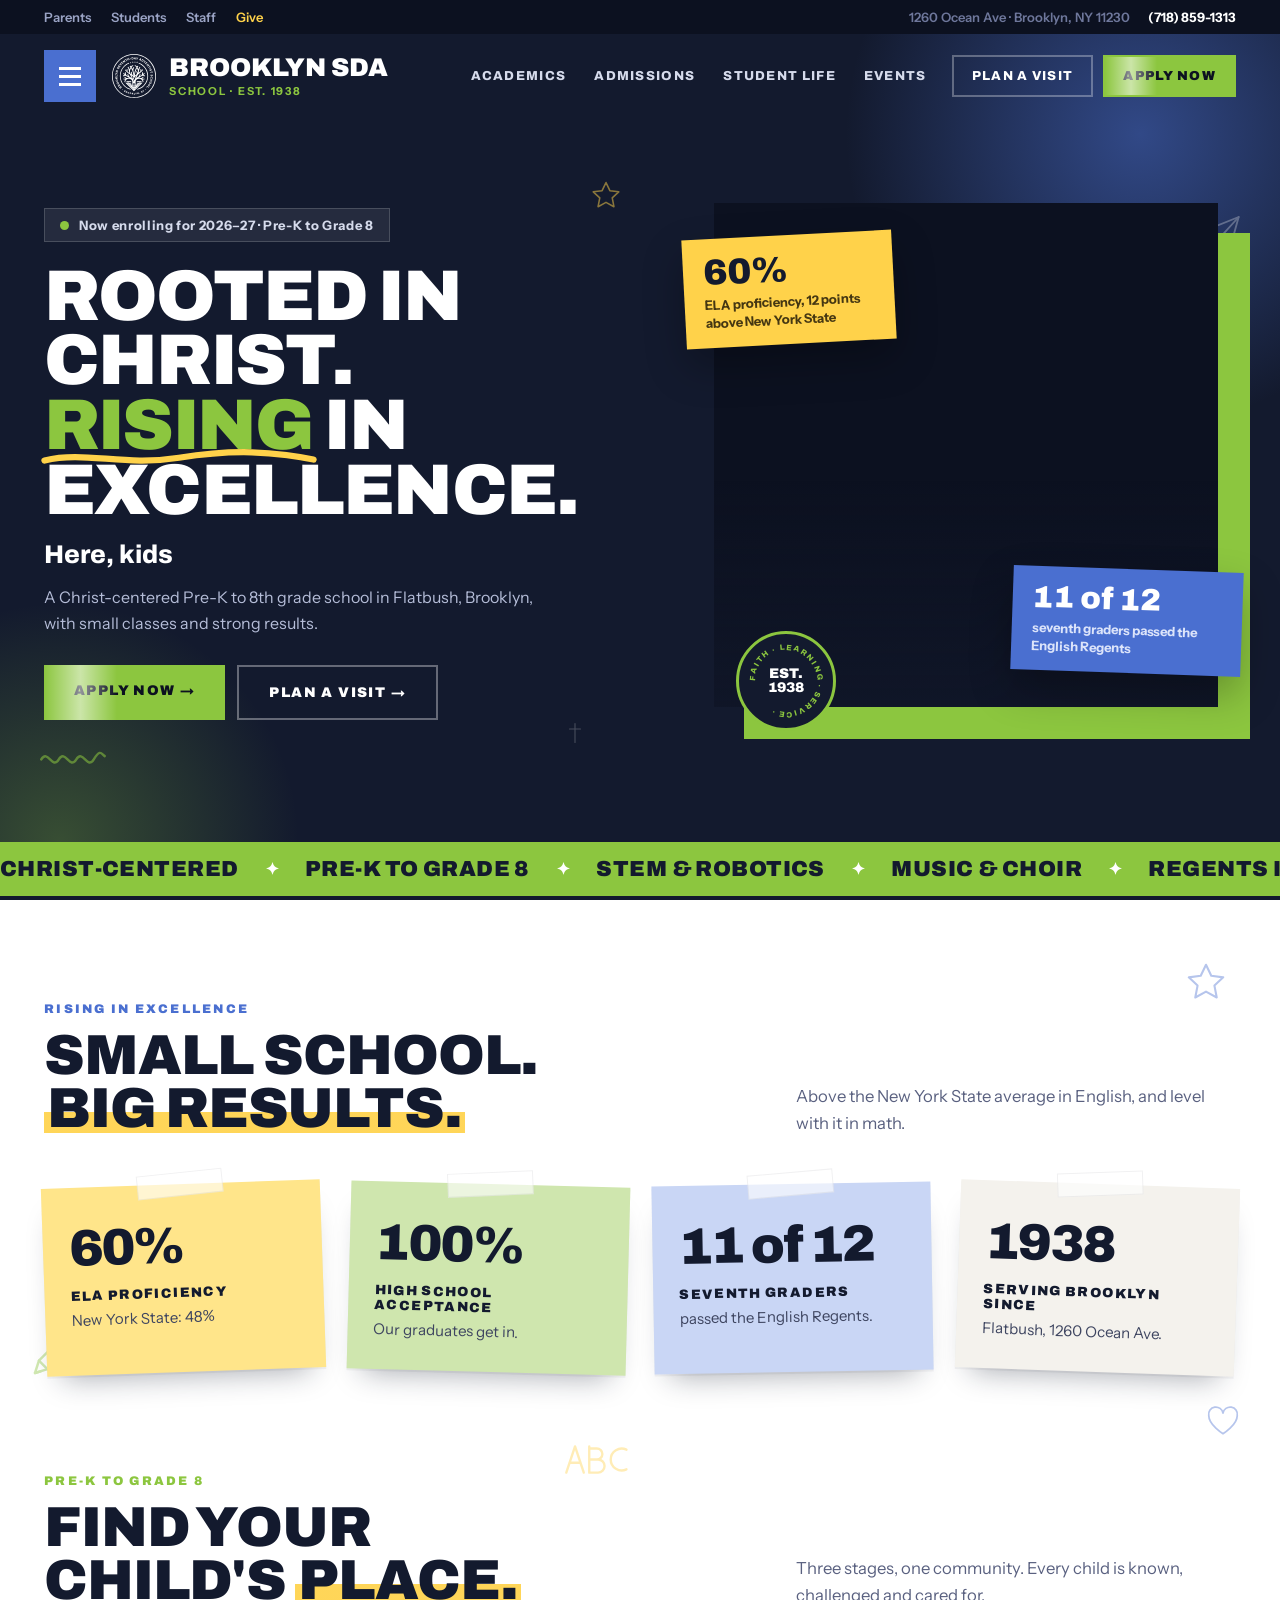
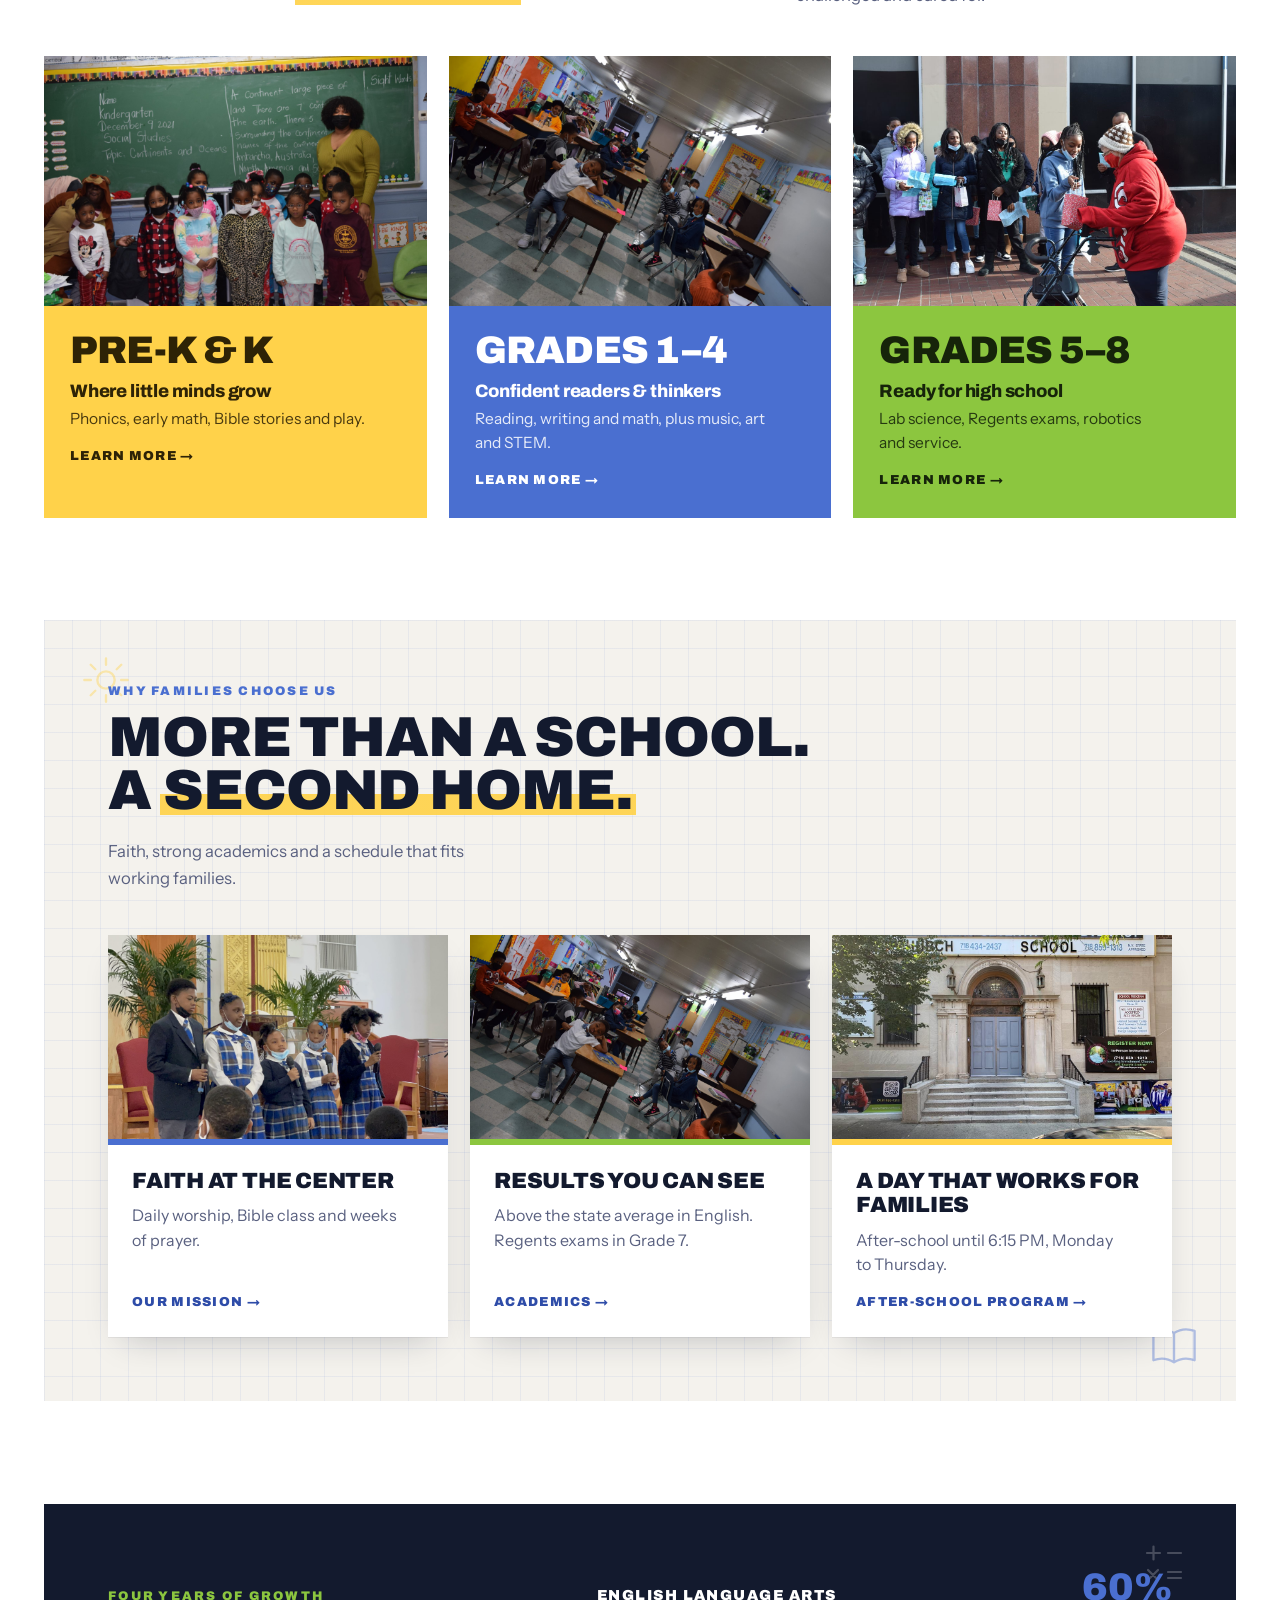
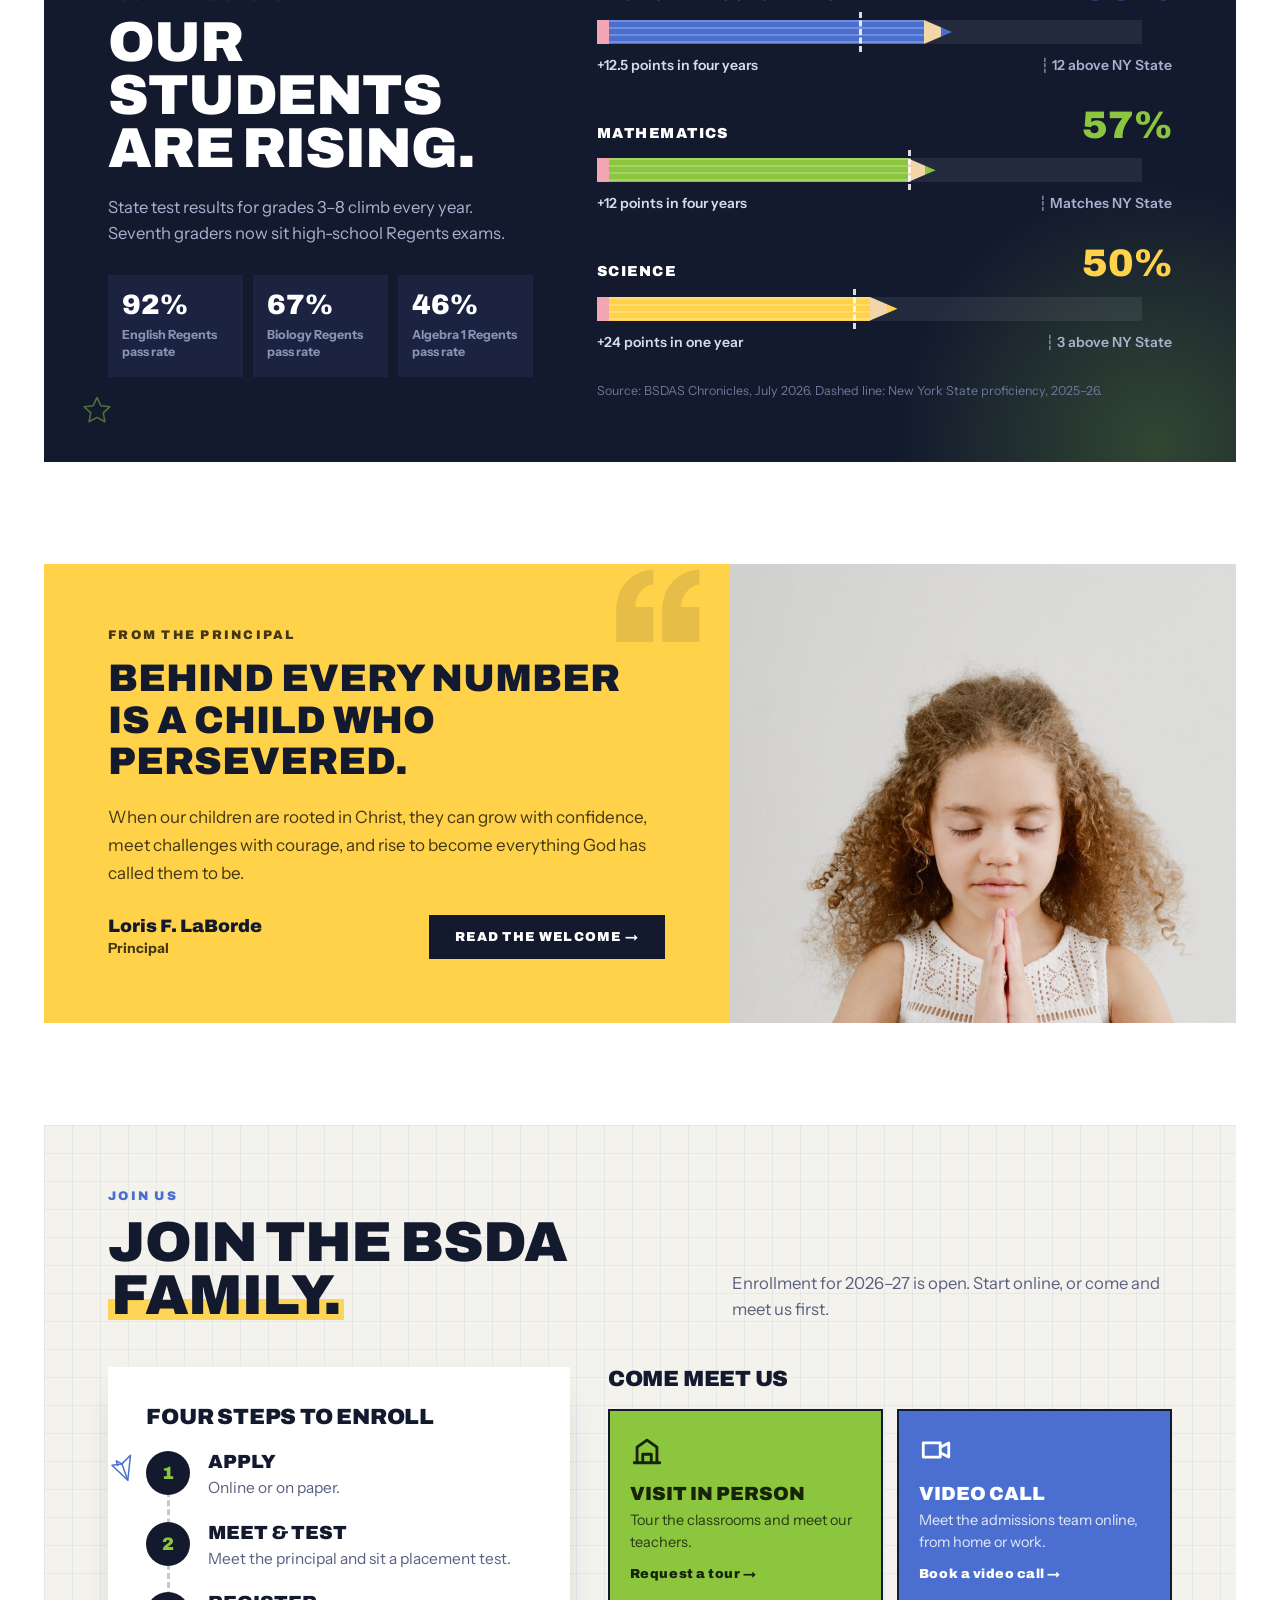
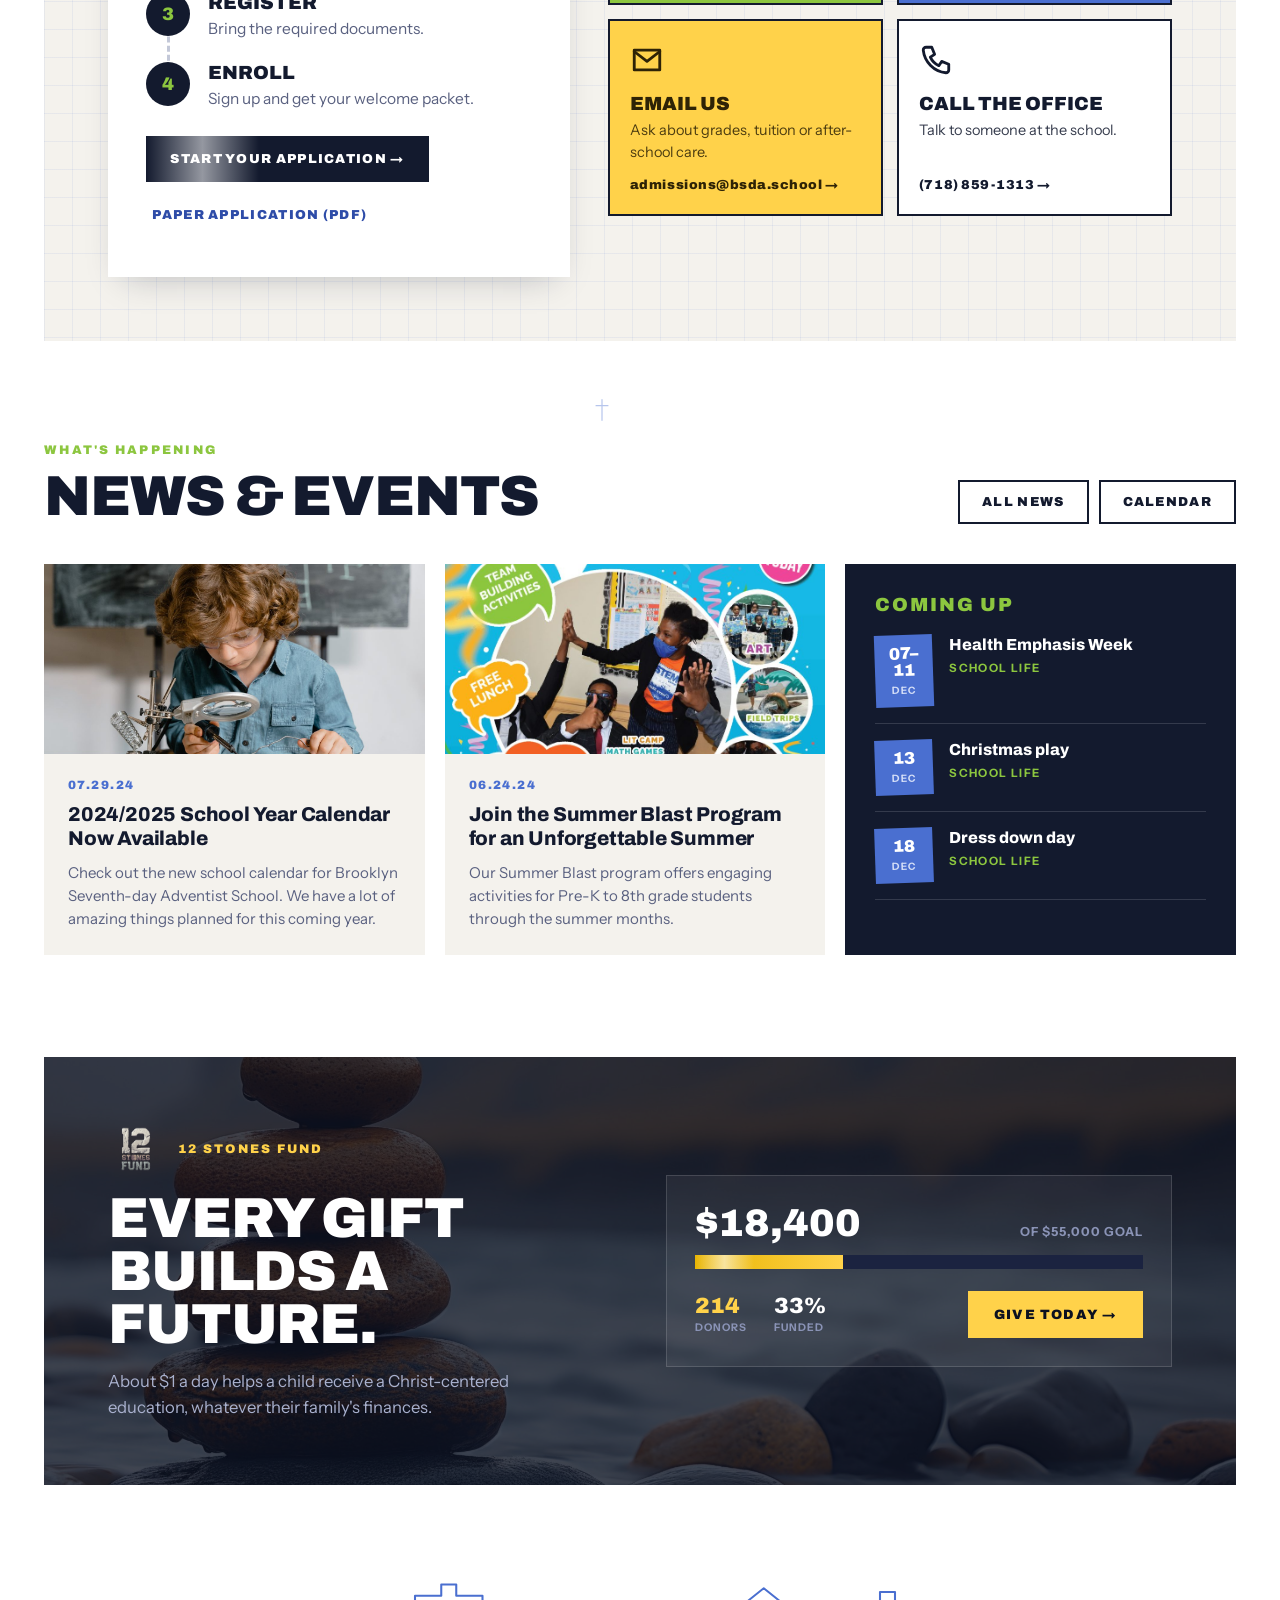
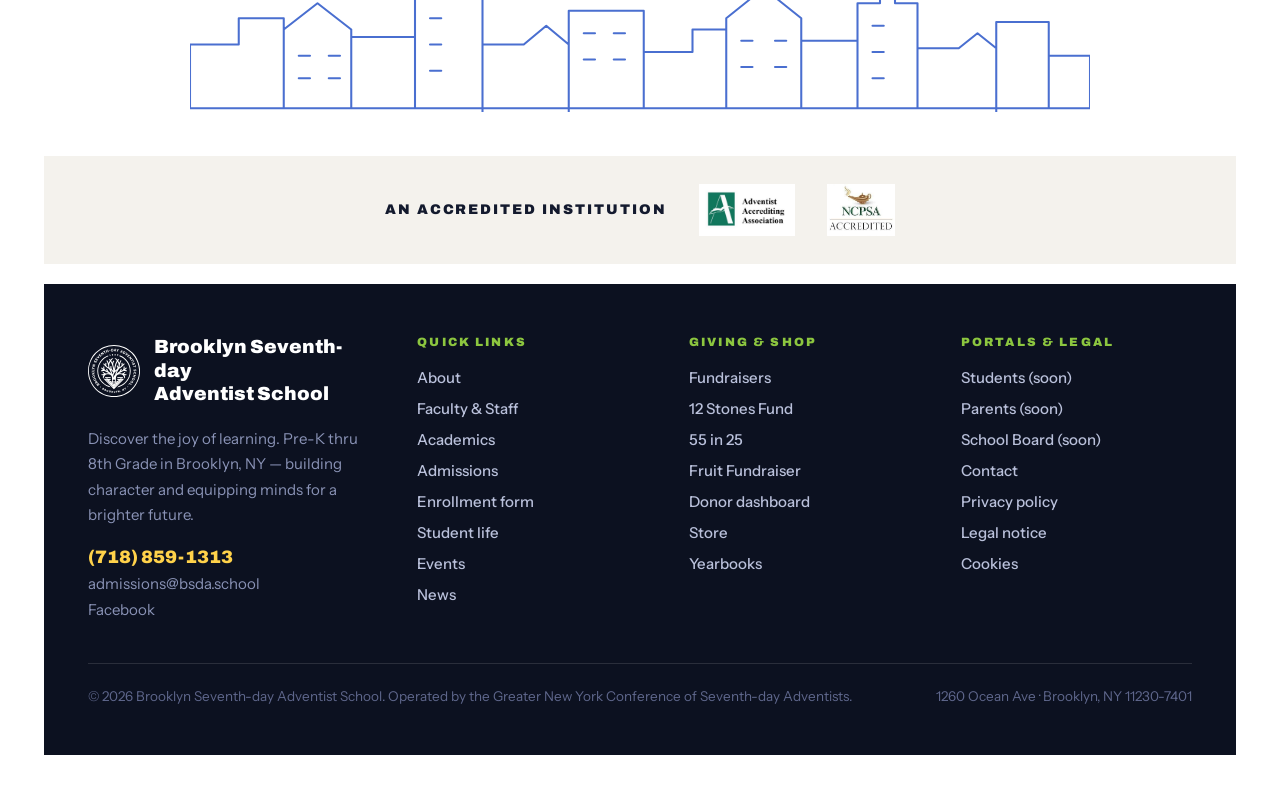
<file: site/index.html>
<!DOCTYPE html>
<html lang="en">
<head>
<meta charset="utf-8">
<meta name="viewport" content="width=device-width, initial-scale=1">
<title>Brooklyn Seventh-day Adventist School</title>
<meta name="description" content="Brooklyn SDA School — Pre-K through 8th grade at 1260 Ocean Ave, Brooklyn, NY. Building characters for Christ.">
<link rel="icon" href="assets/logo-badge-blue.jpg">
<link rel="preconnect" href="https://fonts.googleapis.com">
<link rel="preconnect" href="https://fonts.gstatic.com" crossorigin>
<link href="https://fonts.googleapis.com/css2?family=Archivo:wght@400;500;600;700;800;900&family=Instrument+Sans:ital,wght@0,400;0,500;0,600;0,700;1,400&display=swap" rel="stylesheet">
<link rel="stylesheet" href="styles.css">
</head>
<body>

<!-- Intro screen: shown once per visit, skipped for reduced motion. Lives outside #app so re-renders never touch it. -->
<div id="loader" aria-hidden="true">
  <div class="ld-layer ld-y"></div>
  <div class="ld-layer ld-g"></div>
  <div class="ld-layer ld-b"></div>
  <div class="ld-layer ld-n">
    <img class="ld-crest" src="assets/logo-white.svg" alt="" />
    <div class="ld-word">BROOKLYN SDA</div>
    <svg class="ld-scribble" viewBox="0 0 300 24"><path d="M6 15 C 50 4, 90 22, 150 12 S 250 5, 294 14"/></svg>
    <div class="ld-pencils">
      <svg viewBox="0 0 220 24"><rect x="14" y="2" width="154" height="20" fill="#4A6FD0"/><rect x="0" y="2" width="14" height="20" fill="#F2A6B3"/><path d="M168 2 206 12 168 22z" fill="#F2D6A8"/><path d="M195 9.1 206 12 195 14.9z" fill="#4A6FD0"/></svg>
      <svg viewBox="0 0 220 24"><rect x="14" y="2" width="154" height="20" fill="#8CC63F"/><rect x="0" y="2" width="14" height="20" fill="#F2A6B3"/><path d="M168 2 206 12 168 22z" fill="#F2D6A8"/><path d="M195 9.1 206 12 195 14.9z" fill="#8CC63F"/></svg>
      <svg viewBox="0 0 220 24"><rect x="14" y="2" width="154" height="20" fill="#FFD24A"/><rect x="0" y="2" width="14" height="20" fill="#F2A6B3"/><path d="M168 2 206 12 168 22z" fill="#F2D6A8"/><path d="M195 9.1 206 12 195 14.9z" fill="#FFD24A"/></svg>
      <svg viewBox="0 0 220 24"><rect x="14" y="2" width="154" height="20" fill="#ffffff"/><rect x="0" y="2" width="14" height="20" fill="#F2A6B3"/><path d="M168 2 206 12 168 22z" fill="#F2D6A8"/><path d="M195 9.1 206 12 195 14.9z" fill="#131A2E"/></svg>
    </div>
  </div>
</div>
<script>
  (function () {
    var root = document.documentElement, loader = document.getElementById('loader'), skip = false;
    try { skip = sessionStorage.getItem('bsda-intro') === '1'; } catch (e) {}
    if (window.matchMedia && matchMedia('(prefers-reduced-motion: reduce)').matches) skip = true;
    if (skip) { loader.parentNode.removeChild(loader); return; }
    try { sessionStorage.setItem('bsda-intro', '1'); } catch (e) {}
    root.classList.add('intro');
    setTimeout(function () { if (loader.parentNode) loader.parentNode.removeChild(loader); root.classList.remove('intro'); }, 2400);
  })();
</script>

<!-- Doodle kit: hand-drawn line art used as quiet background decoration (<use href="#d-star"/>, etc.). -->
<svg width="0" height="0" style="position:absolute" aria-hidden="true">
  <defs>
    <symbol id="d-star" viewBox="0 0 48 48"><path d="M24 5l5.5 11.5 12.5 1.6-9.2 8.6 2.4 12.4L24 33l-11.2 6.1 2.4-12.4L6 18.1l12.5-1.6z"/></symbol>
    <symbol id="d-pencil" viewBox="0 0 48 48"><path d="M8 40l3.5-11L33 7.5l7.5 7.5L19 36.5z"/><path d="M11.5 29l7.5 7.5M28.5 12l7.5 7.5M8 40l5-1.5"/></symbol>
    <symbol id="d-plane" viewBox="0 0 48 48"><path d="M4 22L44 6 34 42 24 28z"/><path d="M24 28L44 6M24 28v11l6-6"/></symbol>
    <symbol id="d-book" viewBox="0 0 48 48"><path d="M5 11c7-2.5 13-2 19 2v27c-6-4-12-4.5-19-2zM43 11c-7-2.5-13-2-19 2v27c6-4 12-4.5 19-2z"/></symbol>
    <symbol id="d-cross" viewBox="0 0 48 48"><path d="M24 5v38M13 16h22"/></symbol>
    <symbol id="d-squiggle" viewBox="0 0 64 24"><path d="M3 15c6-10 10 10 16 0s10 10 16 0 10 10 16 0 7-5 10-3"/></symbol>
    <symbol id="d-heart" viewBox="0 0 48 48"><path d="M24 40S6 29 6 17a9 9 0 0 1 18-3 9 9 0 0 1 18 3c0 12-18 23-18 23z"/></symbol>
    <symbol id="d-math" viewBox="0 0 48 48"><path d="M7 13h13M13.5 6.5v13M28 13h13M8 30l10 10M18 30L8 40M28 32h13M28 38h13"/></symbol>
    <symbol id="d-sun" viewBox="0 0 48 48"><circle cx="24" cy="24" r="8"/><path d="M24 4v6M24 38v6M4 24h6M38 24h6M9.9 9.9l4.2 4.2M33.9 33.9l4.2 4.2M9.9 38.1l4.2-4.2M33.9 14.1l4.2-4.2"/></symbol>
    <symbol id="d-abc" viewBox="0 0 64 32"><path d="M3 28L11 4l8 24M6 19h10M24 4v24h8a6 6 0 0 0 0-12h-8 7a5 5 0 0 0 0-10h-7M58 7a10 10 0 1 0 0 18"/></symbol>
    <symbol id="d-skyline" viewBox="0 0 480 80"><path d="M0 78V44h26V30h24v48M50 78V36l18-14 18 14v42M86 78V40h34v38M120 78V18h14v-6h8v6h14v66M156 78V44h22l12-10 12 10v44M202 78V26h40v52M242 78V48h26V36h18v42M286 78V30l20-16 20 16v48M326 78V42h30v36M356 78V22h12v-6h8v6h12v56M388 78V46h22l10-8 10 8v40M430 78V32h28v46M458 78V50h22v28M0 78h480"/><path d="M58 50h6M74 50h6M58 62h6M74 62h6M210 38h6M226 38h6M210 52h6M226 52h6M294 42h6M312 42h6M294 56h6M312 56h6M128 30h6M128 44h6M128 58h6M364 34h6M364 48h6M364 62h6"/></symbol>
  </defs>
</svg>

<div id="app"></div>
<script>
  // Donation counter values (shown in the hero HUD and on the Give page).
  window.BSDA_CONFIG = { raised: 18400, goal: 55000, donors: 214 };
</script>
<script src="view.js"></script>
<script src="app.js"></script>
</body>
</html>
</file>
<file: site/styles.css>
*, *::before, *::after { box-sizing: border-box; }
  html { scroll-behavior: smooth; }
  body { margin: 0; background: #FFFFFF; color: #131A2E; font-family: "Instrument Sans", system-ui, sans-serif; -webkit-font-smoothing: antialiased; }
  h1, h2, h3, h4, h5 { font-family: "Archivo", system-ui, sans-serif; margin: 0; letter-spacing: -0.01em; }
  p { margin: 0; text-wrap: pretty; }
  a { color: #2E4CA8; text-decoration: none; }
  a:hover { color: #131A2E; }
  button, input, select, textarea { font: inherit; color: inherit; }
  img { display: block; }
  ::selection { background: #8CC63F; color: #131A2E; }
  @keyframes bsda-sheen { 0% { transform: translateX(-120%); } 60%,100% { transform: translateX(320%); } }
  @keyframes bsda-fade { from { opacity: 0; transform: translateY(14px); } to { opacity: 1; transform: none; } }
  [data-rail]::-webkit-scrollbar { height: 8px; }
  [data-rail]::-webkit-scrollbar-thumb { background: #131A2E; border-radius: 99px; }
  [data-rail]::-webkit-scrollbar-track { background: rgba(19,26,46,.1); border-radius: 99px; }

/* hover states */
.hv1:hover { color:#8CC63F !important; }
.hv2:hover { background:#fff !important; }
.hv3:hover { color:#fff !important; }
.hv4:hover { background:#8CC63F !important; }
.hv5:hover { background:#fff !important; color:#131A2E !important; border-color:#fff !important; }
.hv6:hover { background:#fff !important; border-color:#fff !important; }
.hv7:hover { background:#8CC63F !important; color:#0C1120 !important; }
.hv8:hover { opacity:.85 !important; }
.hv9:hover { background:#131A2E !important; color:#fff !important; }
.hv10:hover { background:#fff !important; color:#131A2E !important; }
.hv11:hover { color:#2E4CA8 !important; }
.hv12:hover { color:#FFD24A !important; }

/* layout gutter, shared by every section */
:root { --gx: 44px; }

/* The prototype is desktop-first; these rules stack its grids on small screens. */
@media (max-width: 900px) {
  :root { --gx: 16px; }
  [style*="grid-template-columns"] { grid-template-columns: 1fr !important; }
  [style*="grid-column:"] { grid-column: auto !important; }
  [style*="grid-row:"] { grid-row: auto !important; }
  [style*="min-height:620px"] { min-height: 420px !important; }
  [style*="position:sticky"] { position: static !important; }
}


/* logo-white.svg has no fill defined, so it renders black; flip it to white until the real logo arrives */
img[src$="logo-white.svg"] { filter:invert(1); }

/* =========================================================
   HOMEPAGE
   ========================================================= */
:root { --ease:cubic-bezier(.22,1,.36,1); --spring:cubic-bezier(.34,1.56,.64,1); }

/* ---------- type & layout helpers ---------- */
.kicker { display:block; font-family:'Archivo',sans-serif; font-weight:900; font-size:12.5px; letter-spacing:.18em; text-transform:uppercase; }
.h2 { font-family:'Archivo',sans-serif; font-weight:900; font-size:clamp(36px,4.4vw,64px); line-height:.94; letter-spacing:-.02em; text-transform:uppercase; margin-top:14px; color:#131A2E; }
.lead { font-size:clamp(16px,1.3vw,18px); line-height:1.6; color:#5A6180; max-width:440px; }
.sr-only { position:absolute; width:1px; height:1px; padding:0; margin:-1px; overflow:hidden; clip:rect(0,0,0,0); white-space:nowrap; border:0; }
.sec { position:relative; isolation:isolate; padding:clamp(72px,8vw,120px) var(--gx) 0; }
.sec-head { display:flex; justify-content:space-between; align-items:flex-end; gap:20px 48px; flex-wrap:wrap; }
.panel { position:relative; overflow:hidden; isolation:isolate; padding:clamp(34px,5vw,76px); }
.paper { background-color:#F4F2ED; background-image:linear-gradient(rgba(74,111,208,.08) 1px,transparent 1px),linear-gradient(90deg,rgba(74,111,208,.08) 1px,transparent 1px); background-size:28px 28px; }
.grid3 { display:grid; grid-template-columns:repeat(3,1fr); gap:22px; }
.card { display:flex; flex-direction:column; overflow:hidden; }
.stats { display:grid; grid-template-columns:repeat(4,1fr); gap:26px; }

/* ---------- first screen ---------- */
.hero-screen { min-height:100vh; min-height:100svh; display:flex; flex-direction:column; }
.hero { position:relative; flex:1; display:flex; flex-direction:column; background:#131A2E; overflow:hidden; isolation:isolate; }
.hero-grid { flex:1; display:grid; grid-template-columns:1.08fr .92fr; gap:clamp(32px,4.5vw,72px); align-items:center; padding:clamp(4px,1.5vh,20px) var(--gx) clamp(28px,5vh,60px); }
.hero-title { margin-top:clamp(14px,2.4vh,26px); font-family:'Archivo',sans-serif; font-weight:900; font-size:clamp(38px,min(5.6vw,8vh),96px); line-height:.9; letter-spacing:-.025em; text-transform:uppercase; color:#fff; }
.hero-rot { margin-top:clamp(12px,2vh,24px); font-family:'Archivo',sans-serif; font-weight:800; font-size:clamp(18px,min(2vw,3.2vh),30px); line-height:1.2; color:#fff; }
.hero-lead { margin-top:clamp(10px,1.6vh,18px); font-size:clamp(15px,min(1.25vw,2.2vh),19px); line-height:1.6; color:#B5BDD8; max-width:520px; }
.hero-ctas { margin-top:clamp(18px,3.2vh,34px); }
.collage { position:relative; height:clamp(300px,58vh,600px); }
.navlink { padding:12px 13px; font-family:'Archivo',sans-serif; font-weight:800; font-size:13px; letter-spacing:.1em; text-transform:uppercase; color:#D6DBEC; }
.navlink:hover { color:#fff; }

/* green word with a crayon underline that draws itself in */
.ul-draw { position:relative; display:inline-block; color:#8CC63F; }
.ul-draw svg { position:absolute; left:-2%; width:104%; bottom:-.16em; height:.3em; overflow:visible; }
.ul-draw path { fill:none; stroke:#FFD24A; stroke-width:7; stroke-linecap:round; stroke-dasharray:330; stroke-dashoffset:330; animation:bsda-draw .9s var(--ease) forwards; animation-delay:calc(var(--intro, 0s) + .7s); }

/* ---------- doodle kit ---------- */
.doodle { position:absolute; z-index:-1; pointer-events:none; height:auto; fill:none; stroke:currentColor; stroke-width:2.2; stroke-linecap:round; stroke-linejoin:round; opacity:.4; animation:bsda-doodle 10s ease-in-out infinite; }

/* ---------- pencil & marker hovers ---------- */
.scribble { position:relative; }
.scribble::after { content:''; position:absolute; left:4px; right:4px; bottom:2px; height:9px; pointer-events:none;
  background:url("data:image/svg+xml,%3Csvg xmlns='http://www.w3.org/2000/svg' viewBox='0 0 120 10' preserveAspectRatio='none'%3E%3Cpath d='M2 6 C 20 1, 30 9, 48 5 S 80 2, 96 6 S 112 8, 118 4' fill='none' stroke='%238CC63F' stroke-width='3' stroke-linecap='round'/%3E%3C/svg%3E") no-repeat center / 100% 100%;
  clip-path:inset(0 100% 0 0); transition:clip-path .45s cubic-bezier(.65,0,.35,1); }
.scribble:hover::after, .scribble:focus-visible::after, .lift:hover .scribble::after { clip-path:inset(0 0 0 0); }
.circled { position:relative; }
.circled::before { content:''; position:absolute; inset:-13px -18px; pointer-events:none;
  background:url("data:image/svg+xml,%3Csvg xmlns='http://www.w3.org/2000/svg' viewBox='0 0 200 80' preserveAspectRatio='none'%3E%3Cpath d='M34 10 C 96 -2, 190 6, 193 38 C 196 70, 62 80, 18 63 C -6 52, 4 22, 48 11 C 74 5, 114 5, 146 9' fill='none' stroke='%23FFD24A' stroke-width='3.2' stroke-linecap='round'/%3E%3C/svg%3E") no-repeat center / 100% 100%;
  clip-path:inset(0 100% 0 0); transition:clip-path .6s cubic-bezier(.65,0,.35,1); }
.circled:hover::before, .circled:focus-visible::before { clip-path:inset(0 0 0 0); }
/* highlighter swipe behind key words */
.hl { background:linear-gradient(transparent 56%, rgba(255,210,74,.92) 56%, rgba(255,210,74,.92) 90%, transparent 90%) no-repeat 0 0 / 100% 100%; -webkit-box-decoration-break:clone; box-decoration-break:clone; padding:0 .06em; }
.hl-now { animation:bsda-hl .8s .25s var(--ease) both; }

/* ---------- sticky-note stats ---------- */
.note { position:relative; background:var(--bg); padding:36px 26px 28px; rotate:var(--tilt); box-shadow:0 2px 0 rgba(19,26,46,.05), 0 18px 30px -16px rgba(19,26,46,.38); transition:rotate .5s var(--spring), transform .45s var(--ease); }
.note::before { content:''; position:absolute; top:-12px; left:50%; width:86px; height:24px; margin-left:-43px; background:rgba(255,255,255,.62); border:1px solid rgba(19,26,46,.06); rotate:-4deg; }
.note:hover { rotate:0deg; transform:translateY(-6px); }

/* ---------- coloured-pencil growth bars ---------- */
.pbar { position:relative; height:24px; margin:14px 30px 0 0; background:rgba(255,255,255,.07); }
.pfill { position:absolute; left:0; top:0; bottom:0; background:repeating-linear-gradient(180deg, rgba(255,255,255,.22) 0 2px, transparent 2px 7px), var(--c); box-shadow:inset 12px 0 #F2A6B3; }
.ptip { position:absolute; top:0; bottom:0; right:-28px; width:28px; background:linear-gradient(90deg, #F2D6A8 0 62%, var(--c) 62%); clip-path:polygon(0 0, 100% 50%, 0 100%); }
.pstate { position:absolute; top:-8px; bottom:-8px; width:0; border-left:3px dashed rgba(255,255,255,.85); }

/* ---------- join steps with a paper plane ---------- */
.steps-wrap { position:relative; margin-top:22px; }
.steps { list-style:none; margin:0; padding:0; display:flex; flex-direction:column; gap:22px; position:relative; }
.steps::before { content:''; position:absolute; left:21px; top:22px; bottom:22px; border-left:3px dashed #C3C8D8; }
.steps li { display:flex; gap:18px; align-items:flex-start; position:relative; }
.step-n { flex:0 0 44px; height:44px; display:flex; align-items:center; justify-content:center; border-radius:50%; background:#131A2E; color:#8CC63F; font:900 18px 'Archivo',sans-serif; position:relative; z-index:1; transition:background .3s, color .3s, transform .4s var(--spring); }
.steps li:hover .step-n { background:#8CC63F; color:#131A2E; transform:scale(1.12) rotate(-8deg); }
.plane { position:absolute; left:-36px; top:0; width:28px; height:28px; rotate:118deg; color:#4A6FD0; fill:none; stroke:currentColor; stroke-width:2.6; stroke-linecap:round; stroke-linejoin:round; }
.visit-card { display:flex; flex-direction:column; padding:22px 20px; border:2px solid #131A2E; height:100%; }

/* ---------- Brooklyn skyline ---------- */
.skyline { display:block; width:100%; height:auto; aspect-ratio:6 / 1; max-height:150px; fill:none; stroke:#4A6FD0; stroke-width:1.1; stroke-linecap:round; stroke-linejoin:round; stroke-dasharray:900; }

/* ---------- keyframes ---------- */
@keyframes bsda-fade-in { from { opacity:0; } }
@keyframes bsda-pop { from { opacity:0; transform:translateY(24px) scale(.94); } }
@keyframes bsda-rise { from { opacity:0; translate:0 46px; } to { opacity:1; translate:0 0; } }
@keyframes bsda-xfade { 0% { opacity:0; transform:scale(1.12); } 5% { opacity:1; } 25% { opacity:1; } 31% { opacity:0; transform:scale(1); } 100% { opacity:0; transform:scale(1); } }
@keyframes bsda-word { 0% { opacity:0; transform:translateY(90%); } 4%, 22% { opacity:1; transform:none; } 26%, 100% { opacity:0; transform:translateY(-90%); } }
@keyframes bsda-float { 0%, 100% { transform:translateY(0); } 50% { transform:translateY(-12px); } }
@keyframes bsda-drift { 0%, 100% { transform:translate(0,0); } 50% { transform:translate(10px,-10px); } }
@keyframes bsda-blob { 0%, 100% { transform:translate(0,0) scale(1); } 50% { transform:translate(-40px,30px) scale(1.12); } }
@keyframes bsda-doodle { 0%, 100% { transform:translate(0,0) rotate(0deg); } 50% { transform:translate(5px,-9px) rotate(7deg); } }
@keyframes bsda-spin { to { transform:rotate(360deg); } }
@keyframes bsda-pulse { 0% { box-shadow:0 0 0 0 rgba(140,198,63,.7); } 100% { box-shadow:0 0 0 12px rgba(140,198,63,0); } }
@keyframes bsda-marquee { to { transform:translateX(-50%); } }
@keyframes bsda-shine { 0% { transform:translateX(-120%) skewX(-20deg); } 30%, 100% { transform:translateX(260%) skewX(-20deg); } }
@keyframes bsda-draw { to { stroke-dashoffset:0; } }
@keyframes bsda-hl { from { background-size:0% 100%; } }
@keyframes bsda-fill { from { width:var(--from); } }
@keyframes bsda-fly { from { top:0; } to { top:calc(100% - 28px); } }
@keyframes bsda-sky { from { stroke-dashoffset:900; } to { stroke-dashoffset:0; } }
@property --n { syntax:'<integer>'; inherits:false; initial-value:0; }
@keyframes bsda-count { from { --n:0; } }

/* ---------- always-on motion ---------- */
.hero-in > * { animation:bsda-fade .9s var(--ease) both; animation-delay:calc(var(--intro, 0s) + var(--d, 0s)); }
.hero-in > :nth-child(2) { --d:.08s; }
.hero-in > :nth-child(3) { --d:.18s; }
.hero-in > :nth-child(4) { --d:.26s; }
.hero-in > :nth-child(5) { --d:.34s; }
.collage { animation:bsda-fade 1.1s var(--ease) both; animation-delay:calc(var(--intro, 0s) + .2s); }
.xf img { opacity:0; animation:bsda-xfade 24s linear infinite both; animation-delay:calc(var(--i) * 6s); }
.xf img:first-child { opacity:1; }
.wordstack { display:inline-grid; vertical-align:bottom; overflow:hidden; color:#FFD24A; }
.wordstack > span { grid-area:1 / 1; opacity:0; animation:bsda-word 12s var(--ease) infinite both; animation-delay:calc(var(--i) * 3s); white-space:nowrap; }
.wordstack > span:first-child { opacity:1; }
.float { animation:bsda-float 6s ease-in-out infinite; }
.float-b { animation-duration:7.5s; animation-delay:-2s; }
.drift { animation:bsda-drift 9s ease-in-out infinite; }
.blob { animation:bsda-blob 16s ease-in-out infinite; }
.blob-b { animation-duration:20s; animation-direction:reverse; }
.spin { animation:bsda-spin 18s linear infinite; }
.pulse { animation:bsda-pulse 1.8s ease-out infinite; }
.marquee-track { animation:bsda-marquee 40s linear infinite; }
.marquee:hover .marquee-track { animation-play-state:paused; }
.vm-panel { animation:bsda-pop .45s var(--spring) both; }
.shine { position:relative; overflow:hidden; }
.shine::after { content:''; position:absolute; top:0; bottom:0; left:0; width:40%; background:linear-gradient(90deg,transparent,rgba(255,255,255,.55),transparent); animation:bsda-shine 4.5s ease-in-out infinite; pointer-events:none; }
.arw > span { display:inline-block; transition:transform .25s var(--ease); }
.arw:hover > span, .lift:hover .arw > span { transform:translateX(5px); }
.lift { transition:transform .4s var(--ease), box-shadow .4s var(--ease); }
.lift:hover { transform:translateY(-8px); box-shadow:0 22px 44px rgba(19,26,46,.2); }
.zoom img { transition:transform .9s var(--ease); }
.zoom:hover img { transform:scale(1.07); }
.cnt { counter-reset:n var(--n); }
.cnt::after { content:counter(n); }

/* ---------- scroll-driven motion (browsers without support show the final state) ---------- */
@supports (animation-timeline: view()) {
  .rv { animation:bsda-rise linear both; animation-timeline:view(); animation-range:entry 0% entry 55%; }
  .cnt { animation:bsda-count linear both; animation-timeline:view(); animation-range:entry 0% entry 100%; }
  .pfill { animation:bsda-fill linear both; animation-timeline:view(); animation-range:entry 30% cover 50%; }
  .hl { animation:bsda-hl linear both; animation-timeline:view(); animation-range:entry 60% cover 45%; }
  .hl-now { animation:bsda-hl .8s .25s var(--ease) both; animation-timeline:auto; }
  .plane { animation:bsda-fly linear both; animation-timeline:view(); animation-range:entry 40% cover 60%; }
  .skyline { animation:bsda-sky linear both; animation-timeline:view(); animation-range:entry 0% cover 55%; }
}
@supports not (animation-timeline: view()) {
  .cnt { animation:bsda-count 1.8s var(--ease) both; }
}

/* ---------- intro screen ---------- */
html.intro { --intro:1.45s; }
#loader { position:fixed; inset:0; z-index:999; pointer-events:none; }
.ld-layer { position:absolute; inset:0; animation:ld-up .6s cubic-bezier(.76,0,.24,1) forwards; }
.ld-n { background:#131A2E; display:flex; flex-direction:column; align-items:center; justify-content:center; gap:14px; animation-delay:1.3s; }
.ld-b { background:#4A6FD0; animation-delay:1.42s; }
.ld-g { background:#8CC63F; animation-delay:1.54s; }
.ld-y { background:#FFD24A; animation-delay:1.66s; }
.ld-crest { width:78px; height:78px; animation:ld-pop .55s .35s var(--spring) both; }
.ld-word { font:900 clamp(26px,4vw,40px)/1 'Archivo',sans-serif; letter-spacing:.03em; color:#fff; animation:bsda-fade .5s .5s var(--ease) both; }
.ld-scribble { width:min(280px,70vw); height:22px; margin-top:-6px; }
.ld-scribble path { fill:none; stroke:#8CC63F; stroke-width:6; stroke-linecap:round; stroke-dasharray:320; stroke-dashoffset:320; animation:bsda-draw .55s .7s ease-out forwards; }
.ld-pencils { display:flex; flex-direction:column; gap:7px; margin-top:12px; }
.ld-pencils svg { width:min(220px,58vw); height:24px; animation:ld-slide .7s var(--ease) both; }
.ld-pencils svg:nth-child(1) { animation-delay:.05s; }
.ld-pencils svg:nth-child(2) { animation-delay:.13s; margin-left:18px; }
.ld-pencils svg:nth-child(3) { animation-delay:.21s; margin-left:-12px; }
.ld-pencils svg:nth-child(4) { animation-delay:.29s; margin-left:8px; }
@keyframes ld-up { to { transform:translateY(-100%); } }
@keyframes ld-pop { from { opacity:0; transform:scale(0) rotate(-25deg); } }
@keyframes ld-slide { from { transform:translateX(-110vw); } }

@media (prefers-reduced-motion: reduce) {
  *, *::before, *::after { animation:none !important; transition:none !important; scroll-behavior:auto !important; }
  .ul-draw path, .ld-scribble path { stroke-dashoffset:0; }
  .skyline { stroke-dasharray:none; }
  .scribble::after, .circled::before { clip-path:none; opacity:0; }
  .scribble:hover::after, .circled:hover::before { opacity:1; }
}

/* ---------- responsive ---------- */
@media (max-width: 1180px) {
  .hide-md { display:none !important; }
  .stats { grid-template-columns:repeat(2,1fr); gap:30px 26px; }
}
@media (max-width: 900px) {
  .hide-sm { display:none !important; }
  .hero-screen { min-height:0; }
  .hero-grid { grid-template-columns:1fr; padding-bottom:44px; }
  .hero-title { font-size:clamp(38px,11vw,64px); }
  .hero-rot { font-size:clamp(18px,5vw,24px); }
  .hero-lead { font-size:16px; }
  .collage { height:400px; margin:6px 10px 24px 0; }
  .badge-a { left:-8px !important; top:16px !important; }
  .badge-b { right:-8px !important; bottom:30px !important; }
  .spin-badge { width:84px !important; height:84px !important; left:12px !important; }
  .grid3 { grid-template-columns:1fr; }
  .plane { display:none; }
}
@media (max-width: 520px) {
  .stats { grid-template-columns:1fr; }
  .badge-a, .badge-b { max-width:176px !important; padding:13px 15px !important; }
  .hdr-cta { margin-left:0 !important; padding:11px 13px !important; font-size:12px !important; }
  .brand-name { font-size:17px !important; }
}
</file>
